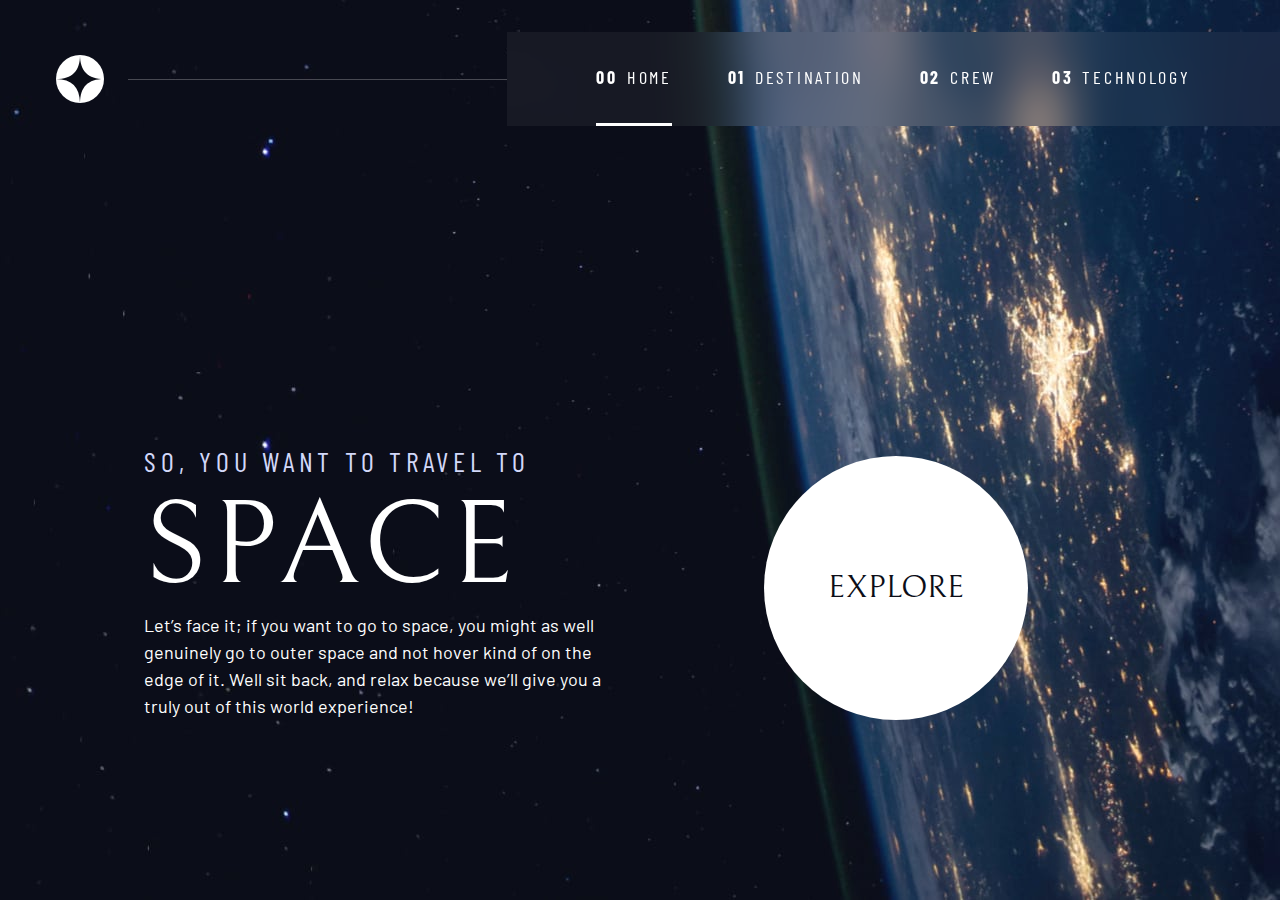
<file: index.html>
<!DOCTYPE html>
<html lang="en">
  <head>
    <meta charset="UTF-8" />
    <meta name="viewport" content="width=device-width, initial-scale=1.0" />

    <link
      rel="icon"
      type="image/png"
      sizes="32x32"
      href="./assets/favicon-32x32.png"
    />
    <!-- Google fonts -->
    <link rel="preconnect" href="https://fonts.googleapis.com" />
    <link rel="preconnect" href="https://fonts.gstatic.com" crossorigin />
    <link
      href="https://fonts.googleapis.com/css2?family=Barlow+Condensed:wght@400;700&family=Bellefair&family=Barlow:wght@400;700&display=swap"
      rel="stylesheet"
    />

    <!-- Our custom CSS -->
    <link rel="stylesheet" href="index.css" />
    <title>Frontend Mentor | Space tourism website</title>
    <script src="navigation.js" defer></script>
  </head>
  <body class="home">
    <a class="skip-to-content" href="#main">Skip to content</a>
    <header class="primary-header flex">
      <div>
        <img
          src="./assets/shared/logo.svg"
          alt="space tourism logo"
          class="logo"
        />
      </div>
      <button class="mobile-nav-toggle" aria-controls="primary-navigation">
        <span class="sr-only" aria-expanded="false">Menu</span>
      </button>
      <nav>
        <ul
          id="primary-navigation"
          data-visible="false"
          class="primary-navigation underline-indicators flex"
        >
          <li class="active">
            <a
              class="ff-sans-cond uppercase text-white letter-spacing-2"
              href="index.html"
              ><span aria-hidden="true">00</span>Home</a
            >
          </li>
          <li>
            <a
              class="ff-sans-cond uppercase text-white letter-spacing-2"
              href="destination-page.html"
              ><span aria-hidden="true">01</span>Destination</a
            >
          </li>
          <li>
            <a
              class="ff-sans-cond uppercase text-white letter-spacing-2"
              href="crew-page.html"
              ><span aria-hidden="true">02</span>Crew</a
            >
          </li>
          <li>
            <a
              class="ff-sans-cond uppercase text-white letter-spacing-2"
              href="technology.html"
              ><span aria-hidden="true">03</span>Technology</a
            >
          </li>
        </ul>
      </nav>
    </header>

    <main id="main" class="grid-container grid-container--home">
      <div>
        <h1 class="text-accent fs-500 ff-sans-cond uppercase letter-spacing-1">
          So, you want to travel to
          <span class="d-block fs-900 ff-serif text-white">Space</span>
        </h1>

        <p>
          Let’s face it; if you want to go to space, you might as well genuinely
          go to outer space and not hover kind of on the edge of it. Well sit
          back, and relax because we’ll give you a truly out of this world
          experience!
        </p>
      </div>
      <div>
        <a
          href="destination-page.html"
          class="large-button uppercase ff-serif text-dark bg-white"
          >Explore</a
        >
      </div>
    </main>
  </body>
</html>
</file>
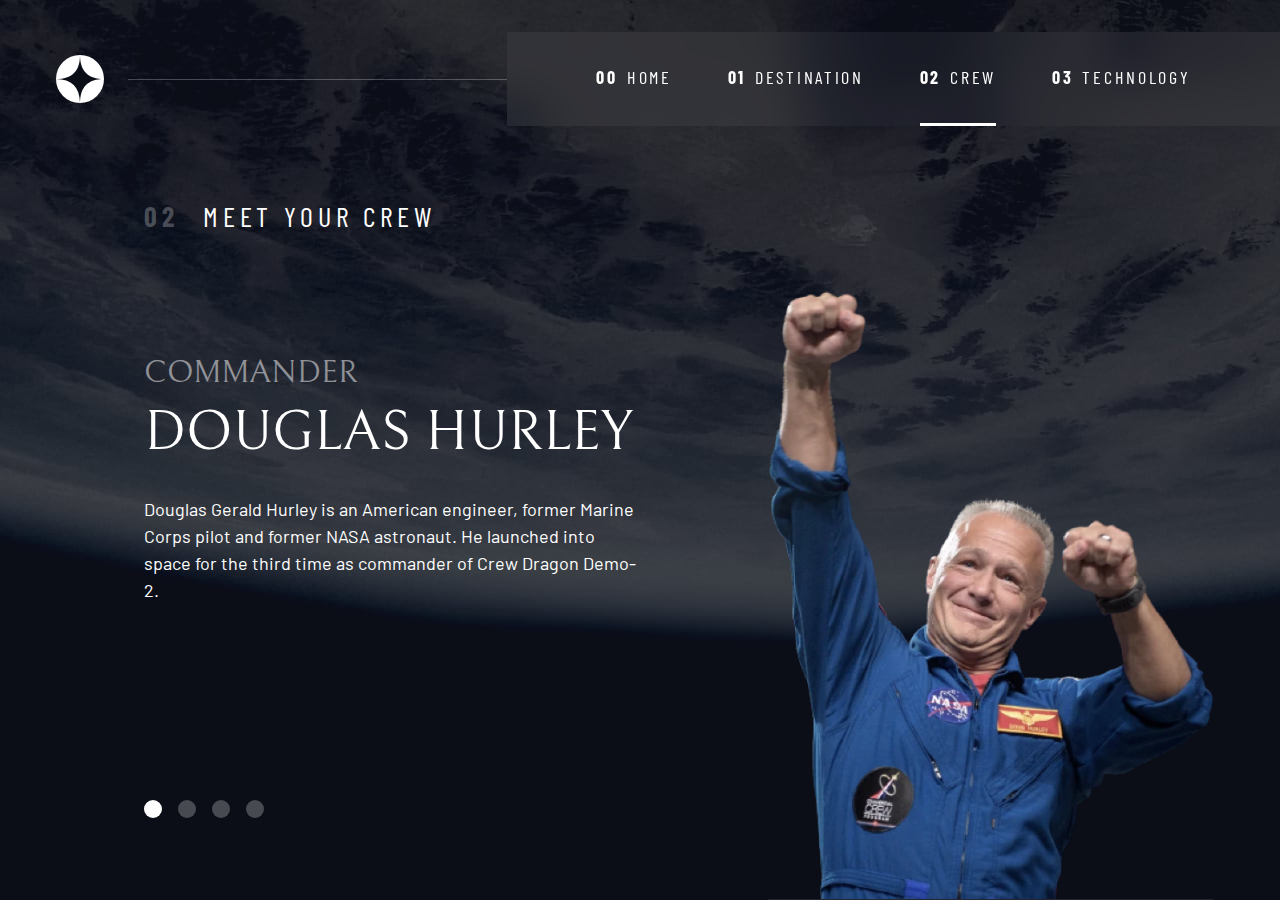
<file: crew-page.html>
<!DOCTYPE html>
<html lang="en">
  <head>
    <meta charset="UTF-8" />
    <meta name="viewport" content="width=device-width, initial-scale=1.0" />

    <link
      rel="icon"
      type="image/png"
      sizes="32x32"
      href="./assets/favicon-32x32.png"
    />
    <!-- Google fonts -->
    <link rel="preconnect" href="https://fonts.googleapis.com" />
    <link rel="preconnect" href="https://fonts.gstatic.com" crossorigin />
    <link
      href="https://fonts.googleapis.com/css2?family=Barlow+Condensed:wght@400;700&family=Bellefair&family=Barlow:wght@400;700&display=swap"
      rel="stylesheet"
    />

    <!-- Our custom CSS -->
    <link rel="stylesheet" href="index.css" />
    <title>Frontend Mentor | Space tourism website</title>
    <script src="navigation.js" defer></script>
    <script src="tabs.js" defer></script>
  </head>

  <body class="crew">
    <a class="skip-to-content" href="#main">Skip to content</a>
    <header class="primary-header flex">
      <div>
        <img
          src="./assets/shared/logo.svg"
          alt="space tourism logo"
          class="logo"
        />
      </div>
      <button class="mobile-nav-toggle" aria-controls="primary-navigation">
        <span class="sr-only" aria-expanded="false">Menu</span>
      </button>
      <nav>
        <ul
          id="primary-navigation"
          data-visible="false"
          class="primary-navigation underline-indicators flex"
        >
          <li>
            <a
              class="ff-sans-cond uppercase text-white letter-spacing-2"
              href="index.html"
              ><span aria-hidden="true">00</span>Home</a
            >
          </li>
          <li>
            <a
              class="ff-sans-cond uppercase text-white letter-spacing-2"
              href="destination-page.html"
              ><span aria-hidden="true">01</span>Destination</a
            >
          </li>
          <li class="active">
            <a
              class="ff-sans-cond uppercase text-white letter-spacing-2"
              href="crew.html"
              ><span aria-hidden="true">02</span>Crew</a
            >
          </li>
          <li>
            <a
              class="ff-sans-cond uppercase text-white letter-spacing-2"
              href="technology.html"
              ><span aria-hidden="true">03</span>Technology</a
            >
          </li>
        </ul>
      </nav>
    </header>

    <main id="main" class="grid-container grid-container--crew flow">
      <h1 class="numbered-title">
        <span aria-hidden="true">02</span> Meet your crew
      </h1>

      <div
        class="dot-indicators flex"
        role="tablist"
        aria-label="crew member list"
      >
        <button
          aria-selected="true"
          aria-controls="commander-tab"
          role="tab"
          data-image="commander-image"
          tabindex="0"
        >
          <span class="sr-only">The commander</span>
        </button>
        <button
          aria-selected="false"
          aria-controls="mission-tab"
          role="tab"
          data-image="mission-image"
          tabindex="-1"
        >
          <span class="sr-only">The mission specialist</span>
        </button>
        <button
          aria-selected="false"
          aria-controls="pilot-tab"
          role="tab"
          data-image="pilot-image"
          tabindex="-1"
        >
          <span class="sr-only">The pilot</span>
        </button>
        <button
          aria-selected="false"
          aria-controls="crew-tab"
          role="tab"
          data-image="crew-image"
          tabindex="-1"
        >
          <span class="sr-only">The crew engineer</span>
        </button>
      </div>

      <!-- commander -->
      <article
        class="crew-details flow"
        id="commander-tab"
        role="tabpanel"
        tabindex="0"
      >
        <header class="flow flow--space-small">
          <h2 class="fs-600 ff-serif uppercase">Commander</h2>
          <p class="fs-700 uppercase ff-serif">Douglas Hurley</p>
        </header>
        <p>
          Douglas Gerald Hurley is an American engineer, former Marine Corps
          pilot and former NASA astronaut. He launched into space for the third
          time as commander of Crew Dragon Demo-2.
        </p>
      </article>

      <!-- mission specialist -->
      <article
        hidden
        class="crew-details flow"
        id="mission-tab"
        role="tabpanel"
        tabindex="0"
      >
        <header class="flow flow--space-small">
          <h2 class="fs-600 ff-serif uppercase">Mission Specialist</h2>
          <p class="fs-700 uppercase ff-serif">Mark SHuttleworth</p>
        </header>
        <p>
          Mark Richard Shuttleworth is the founder and CEO of Canonical, the
          company behind the Linux-based Ubuntu operating system. Shuttleworth
          became the first South African to travel to space as a space tourist.
        </p>
      </article>

      <!-- pilot -->
      <article
        hidden
        class="crew-details flow"
        id="pilot-tab"
        role="tabpanel"
        tabindex="0"
      >
        <header class="flow flow--space-small">
          <h2 class="fs-600 ff-serif uppercase">Pilot</h2>
          <p class="fs-700 uppercase ff-serif">Victor Glover</p>
        </header>
        <p>
          Pilot on the first operational flight of the SpaceX Crew Dragon to the
          International Space Station. Glover is a commander in the U.S. Navy
          where he pilots an F/A-18.He was a crew member of Expedition 64, and
          served as a station systems flight engineer.
        </p>
      </article>

      <!-- engineer -->
      <article
        hidden
        class="crew-details flow"
        id="crew-tab"
        role="tabpanel"
        tabindex="0"
      >
        <header class="flow flow--space-small">
          <h2 class="fs-600 ff-serif uppercase">Flight Engineer</h2>
          <p class="fs-700 uppercase ff-serif">Anousheh Ansari</p>
        </header>
        <p>
          Anousheh Ansari is an Iranian American engineer and co-founder of
          Prodea Systems. Ansari was the fourth self-funded space tourist, the
          first self-funded woman to fly to the ISS, and the first Iranian in
          space.
        </p>
      </article>

      <picture id="commander-image">
        <source
          srcset="assets/crew/image-douglas-hurley.webp"
          type="image/webp"
        />
        <img src="assets/crew/image-douglas-hurley.png" alt="Douglas Hurley" />
      </picture>
      <picture hidden id="mission-image">
        <source
          srcset="assets/crew/image-mark-shuttleworth.webp"
          type="image/webp"
        />
        <img
          src="assets/crew/image-mark-shuttleworth.png"
          alt="Douglas Hurley"
        />
      </picture>
      <picture hidden id="pilot-image">
        <source
          srcset="assets/crew/image-victor-glover.webp"
          type="image/webp"
        />
        <img src="assets/crew/image-victor-glover.png" alt="Douglas Hurley" />
      </picture>
      <picture hidden id="crew-image">
        <source
          srcset="assets/crew/image-anousheh-ansari.webp"
          type="image/webp"
        />
        <img src="assets/crew/image-anousheh-ansari.png" alt="Douglas Hurley" />
      </picture>
    </main>
  </body>
</html>
</file>
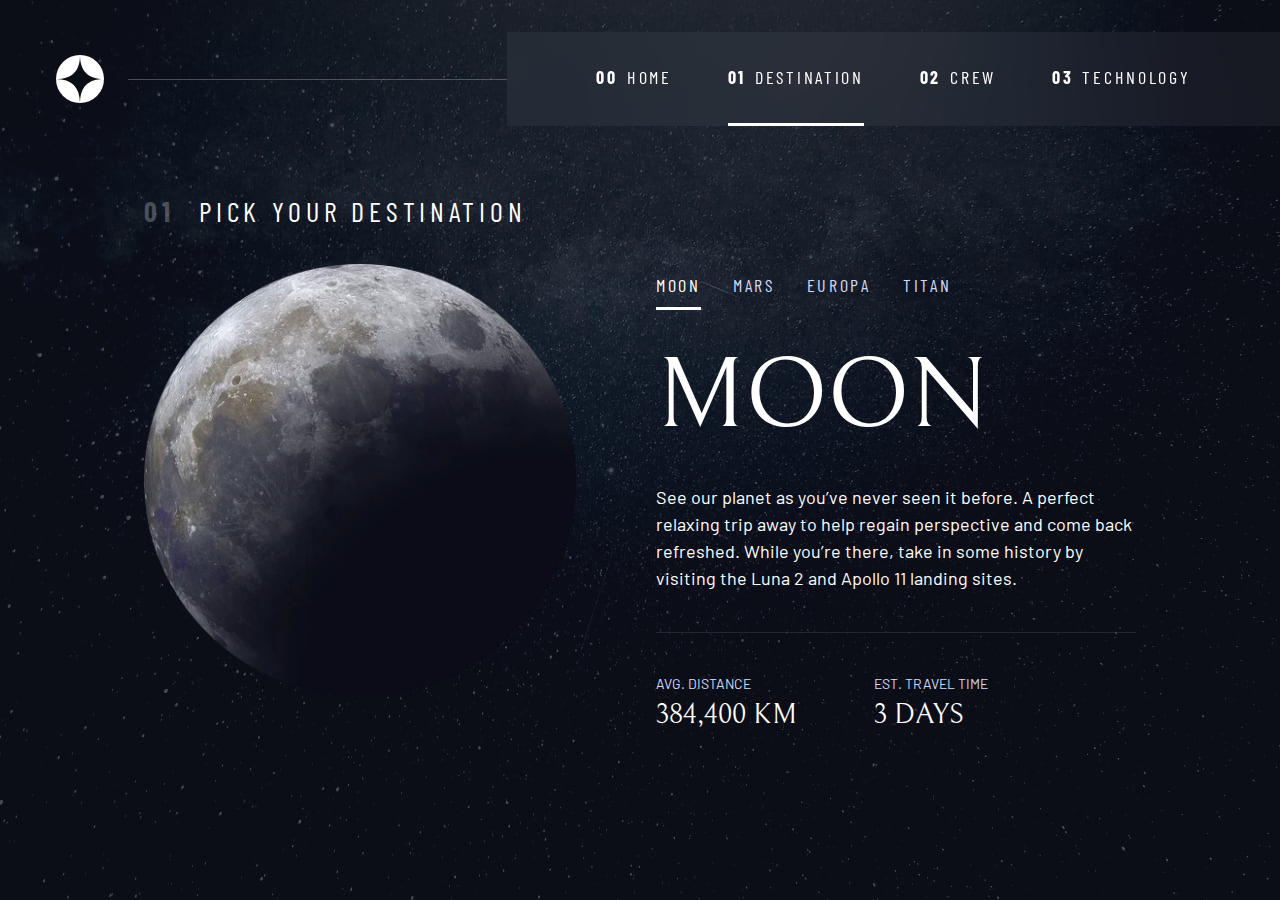
<file: destination-page.html>
<!DOCTYPE html>
<html lang="en">
<head>
  <meta charset="UTF-8">
  <meta name="viewport" content="width=device-width, initial-scale=1.0">

  <link rel="icon" type="image/png" sizes="32x32" href="./assets/favicon-32x32.png">
  <!-- Google fonts -->
  <link rel="preconnect" href="https://fonts.googleapis.com">
  <link rel="preconnect" href="https://fonts.gstatic.com" crossorigin>
  <link href="https://fonts.googleapis.com/css2?family=Barlow+Condensed:wght@400;700&family=Bellefair&family=Barlow:wght@400;700&display=swap"
      rel="stylesheet">
      
  <!-- Our custom CSS -->
  <link rel="stylesheet" href="index.css">
  <title>Frontend Mentor | Space tourism website</title>
  <script src="navigation.js" defer></script>
  <script src="tabs.js" defer></script>
</head>

<body class="destination">
  <a class="skip-to-content" href="#main">Skip to content</a>
  <header class="primary-header flex">
    <div>
      <img src="./assets/shared/logo.svg" alt="space tourism logo" class="logo">
    </div>
    <button class="mobile-nav-toggle" aria-controls="primary-navigation"><span class="sr-only" aria-expanded="false">Menu</span></button>
    <nav>
        <ul id="primary-navigation" data-visible="false" class="primary-navigation underline-indicators flex">
            <li><a class="ff-sans-cond uppercase text-white letter-spacing-2" href="index.html"><span aria-hidden="true">00</span>Home</a>
            <li class="active"><a class="ff-sans-cond uppercase text-white letter-spacing-2" href="destination.html"><span aria-hidden="true">01</span>Destination</a>
            <li><a class="ff-sans-cond uppercase text-white letter-spacing-2" href="crew-page.html"><span aria-hidden="true">02</span>Crew</a>
            <li><a class="ff-sans-cond uppercase text-white letter-spacing-2" href="technology.html"><span aria-hidden="true">03</span>Technology</a>
        </ul>
    </nav>
  </header>
  
  <main id="main" class="grid-container grid-container--destination flow">
    <h1 class="numbered-title"><span aria-hidden="true">01</span> Pick your destination</h1>
    
    <picture id="moon-image">
      <source srcset="assets/destination/image-moon.webp" type="image/webp">
      <img src="assets/destination/image-moon.png" alt="the moon">
    </picture>
    <picture hidden id="mars-image">
      <source srcset="assets/destination/image-mars.webp" type="image/webp">
      <img src="assets/destination/image-mars.png" alt="the planet mars">
    </picture>
    <picture hidden id="europa-image">
      <source srcset="assets/destination/image-europa.webp" type="image/webp">
      <img src="assets/destination/image-europa.png" alt="the planet europa">
    </picture>
    <picture hidden id="titan-image">
      <source srcset="assets/destination/image-titan.webp" type="image/webp">
      <img src="assets/destination/image-titan.png" alt="the moon titan">
    </picture>
    
    
    <div class="tab-list underline-indicators flex" role="tablist" aria-label="destination list">
        <button aria-selected="true" role="tab" aria-controls="moon-tab" class="uppercase ff-sans-cond text-accent letter-spacing-2" tabindex="0" data-image="moon-image">Moon</button>
        <button aria-selected="false" role="tab" aria-controls="mars-tab" class="uppercase ff-sans-cond text-accent letter-spacing-2" tabindex="-1" data-image="mars-image">Mars</button>
        <button aria-selected="false" role="tab" aria-controls="europa-tab" class="uppercase ff-sans-cond text-accent letter-spacing-2" tabindex="-1" data-image="europa-image">Europa</button>
        <button aria-selected="false" role="tab" aria-controls="titan-tab" class="uppercase ff-sans-cond text-accent letter-spacing-2" tabindex="-1" data-image="titan-image">Titan</button>
    </div>

    <!-- The moon -->
    <article class="destination-info flow" id="moon-tab" tabindex="0" role="tabpanel">
      <h2 class="fs-800 uppercase ff-serif">Moon</h2>

      <p>See our planet as you’ve never seen it before. A perfect relaxing trip away to help 
      regain perspective and come back refreshed. While you’re there, take in some history 
      by visiting the Luna 2 and Apollo 11 landing sites.</p>
      
      <div class="destination-meta flex">
        <div>
          <h3 class="text-accent fs-200 uppercase">Avg. distance</h3>
          <p class="ff-serif uppercase">384,400 km</p>
        </div>
        <div>
          <h3 class="text-accent fs-200 uppercase">Est. travel time</h3>
          <p class="ff-serif uppercase">3 days</p>
        </div>
      </div>
    </article>
    
    <!-- Mars -->
    <article hidden class="destination-info flow" id="mars-tab" tabindex="0"  role="tabpanel">
      <h2 class="fs-800 uppercase ff-serif">Mars</h2>

      <p>Don’t forget to pack your hiking boots. You’ll need them to tackle Olympus Mons, 
  the tallest planetary mountain in our solar system. It’s two and a half times 
  the size of Everest!</p>
      
      <div class="destination-meta flex">
        <div>
          <h3 class="text-accent fs-200 uppercase">Avg. distance</h3>
          <p class="ff-serif uppercase">225 mil. km</p>
        </div>
        <div>
          <h3 class="text-accent fs-200 uppercase">Est. travel time</h3>
          <p class="ff-serif uppercase">9 months</p>
        </div>
      </div>
    </article>
    
    <!-- Europa -->
    <article hidden class="destination-info flow" id="europa-tab" tabindex="0"  role="tabpanel">
      <h2 class="fs-800 uppercase ff-serif">Europa</h2>

      <p>The smallest of the four Galilean moons orbiting Jupiter, Europa is a 
  winter lover’s dream. With an icy surface, it’s perfect for a bit of 
  ice skating, curling, hockey, or simple relaxation in your snug 
  wintery cabin.</p>
      <div class="destination-meta flex">
        <div>
          <h3 class="text-accent fs-200 uppercase">Avg. distance</h3>
          <p class="ff-serif uppercase">628 mil. km</p>
        </div>
        <div>
          <h3 class="text-accent fs-200 uppercase">Est. travel time</h3>
          <p class="ff-serif uppercase">3 years</p>
        </div>
      </div>
    </article>
    
    <!-- Titan -->
    <article hidden class="destination-info flow" id="titan-tab" tabindex="0"  role="tabpanel">
      <h2 class="fs-800 uppercase ff-serif">Titan</h2>

      <p>The only moon known to have a dense atmosphere other than Earth, Titan 
  is a home away from home (just a few hundred degrees colder!). As a 
  bonus, you get striking views of the Rings of Saturn.</p>
      
      <div class="destination-meta flex">
        <div>
          <h3 class="text-accent fs-200 uppercase">Avg. distance</h3>
          <p class="ff-serif uppercase">1.6 bil. km</p>
        </div>
        <div>
          <h3 class="text-accent fs-200 uppercase">Est. travel time</h3>
          <p class="ff-serif uppercase">7 years</p>
        </div>
      </div>
    </article>
  </main>
  
<body>


  
</body>
</html>
</file>
<file: index.css>
/* ------------------- */
/* Custom properties   */
/* ------------------- */

:root {
  /* colors */
  --clr-dark: 230 35% 7%;
  --clr-light: 231 77% 90%;
  --clr-white: 0 0% 100%;
  
  /* font-sizes */
  --fs-900: clamp(5rem, 8vw + 1rem, 9.375rem);
  --fs-800: 3.5rem;
  --fs-700: 1.5rem;
  --fs-600: 1rem;
  --fs-500: 1rem;
  --fs-400: 0.9375rem;
  --fs-300: 1rem;
  --fs-200: 0.875rem;
  
  /* font-families */
  --ff-serif: "Bellefair", serif;
  --ff-sans-cond: "Barlow Condensed", sans-serif;
  --ff-sans-normal: "Barlow", sans-serif;
}

@media (min-width: 35em) {
  :root {
      --fs-800: 5rem;
      --fs-700: 2.5rem;
      --fs-600: 1.5rem;
      --fs-500: 1.25rem;
      --fs-400: 1rem;
  }
}

@media (min-width: 45em) {
  :root {
      /* font-sizes */
      --fs-800: 6.25rem;
      --fs-700: 3.5rem;
      --fs-600: 2rem;
      --fs-500: 1.75rem;
      --fs-400: 1.125rem;
  }
}


/* ------------------- */
/* Reset               */
/* ------------------- */

/* https://piccalil.li/blog/a-modern-css-reset/ */

/* Box sizing */
*,
*::before,
*::after {
  box-sizing: border-box;
}

/* Reset margins */
body,
h1,
h2,
h3,
h4,
h5,
p,
figure,
picture {
  margin: 0; 
}

h1,
h2,
h3,
h4,
h5,
h6,
p {
  font-weight: 400;
}

/* set up the body */
body {
  font-family: var(--ff-sans-normal);
  font-size: var(--fs-400);
  color: hsl( var(--clr-white) );
  background-color: hsl( var(--clr-dark) );
  line-height: 1.5;
  min-height: 100vh;
  
  display: grid;
  grid-template-rows: min-content 1fr;
  
  overflow-x: hidden;
}

/* make images easier to work with */
img,
picutre {
  max-width: 100%;
  display: block;
}

/* make form elements easier to work with */
input,
button,
textarea,
select {
  font: inherit;
}

/* remove animations for people who've turned them off */
@media (prefers-reduced-motion: reduce) {  
*,
*::before,
*::after {
  animation-duration: 0.01ms !important;
  animation-iteration-count: 1 !important;
  transition-duration: 0.01ms !important;
  scroll-behavior: auto !important;
}
}


/* ------------------- */
/* Utility classes     */
/* ------------------- */

/* general */

.flex {
  display: flex;
  gap: var(--gap, 1rem);
}

.grid {
  display: grid;
  gap: var(--gap, 1rem);
}

.d-block {
  display: block;
}

.flow > *:where(:not(:first-child)) {
  margin-top: var(--flow-space, 1rem);
}

.flow--space-small {
  --flow-space: .75rem;
}

.container {
  padding-inline: 2em;
  margin-inline: auto;
  max-width: 80rem;
}

.sr-only {
position: absolute; 
width: 1px;
height: 1px;
padding: 0;
margin: -1px; 
overflow: hidden;
clip: rect(0, 0, 0, 0);
white-space: nowrap; /* added line */
border: 0;
}

.skip-to-content {
  position: absolute;
  z-index: 9999;
  background: hsl( var(--clr-white) );
  color: hsl( var(--clr-dark) ); 
  padding: .5em 1em;
  margin-inline: auto;
  transform: translateY(-100%);
  transition: transform 250ms ease-in;
}

.skip-to-content:focus {
  transform: translateY(0);
}

/* colors */

.bg-dark { background-color: hsl( var(--clr-dark) );}
.bg-accent { background-color: hsl( var(--clr-light) );}
.bg-white { background-color: hsl( var(--clr-white) );}

.text-dark { color: hsl( var(--clr-dark) );}
.text-accent { color: hsl( var(--clr-light) );}
.text-white { color: hsl( var(--clr-white) );}

/* typography */

.ff-serif { font-family: var(--ff-serif); } 
.ff-sans-cond { font-family: var(--ff-sans-cond); } 
.ff-sans-normal { font-family: var(--ff-sans-normal); } 

.letter-spacing-1 { letter-spacing: 4.75px; } 
.letter-spacing-2 { letter-spacing: 2.7px; } 
.letter-spacing-3 { letter-spacing: 2.35px; } 

.uppercase { text-transform: uppercase; }

.fs-900 { font-size: var(--fs-900); }
.fs-800 { font-size: var(--fs-800); }
.fs-700 { font-size: var(--fs-700); }
.fs-600 { font-size: var(--fs-600); }
.fs-500 { font-size: var(--fs-500); }
.fs-400 { font-size: var(--fs-400); }
.fs-300 { font-size: var(--fs-300); }
.fs-200 { font-size: var(--fs-200); }

.fs-900,
.fs-800,
.fs-700,
.fs-600 {
  line-height: 1.1;
}

.numbered-title {
  font-family: var(--ff-sans-cond);
  font-size: var(--fs-500);
  text-transform: uppercase;
  letter-spacing: 4.72px; 
}

.numbered-title span {
  margin-right: .5em;
  font-weight: 700;
  color: hsl( var(--clr-white) / .25);
}


/* ------------------- */
/* Compontents         */
/* ------------------- */

.large-button {
  font-size: 2rem;
  position: relative;
  z-index: 1;
  display: inline-grid;
  place-items: center;
  padding: 0 2em;
  border-radius: 50%;
  aspect-ratio: 1;
  text-decoration: none;
}

.large-button::after {
  content: '';
  position: absolute;
  z-index: -1;
  width: 100%;
  height: 100%;
  background: hsl( var(--clr-white) / .1);
  border-radius: 50%;
  opacity: 0;
  transition: opacity 500ms linear, transform 750ms ease-in-out;
}

.large-button:hover::after,
.large-button:focus::after {
  opacity: 1;
  transform: scale(1.5);
}

/* primary-header */

.logo {
  margin: 1.5rem clamp(1.5rem, 5vw, 3.5rem);
}

.primary-header {
  justify-content: space-between;
  align-items: center;
}

.primary-navigation {
  --gap: clamp(1.5rem, 5vw, 3.5rem);
  --underline-gap: 2rem;
  list-style: none;
  padding: 0;
  margin: 0;
  background: hsl( var(--clr-white) / 0.05);
  backdrop-filter: blur(1.5rem);
}

.primary-navigation a {
  text-decoration: none;
}

.primary-navigation a > span {
  font-weight: 700;
  margin-right: .5em;
}

.mobile-nav-toggle {
  display: none;
}

@media (max-width: 35rem) {
  .primary-navigation {
      --underline-gap: .5rem;
      position: fixed;
      z-index: 1000;
      inset: 0 0 0 30%;
      list-style: none;
      padding: min(20rem, 15vh) 2rem;
      margin: 0;
      flex-direction: column;
      transform: translateX(100%);
      transition: transform 500ms ease-in-out;
  }
  
  .primary-navigation[data-visible="true"] {
      transform: translateX(0);
  }
  
  .primary-navigation.underline-indicators > .active {
     border: 0;
  }
  
  .mobile-nav-toggle {
      display: block;
      position: absolute;
      z-index: 2000;
      right: 1rem;
      top: 2rem;
      background: transparent;
      background-image: url(./assets/shared/icon-hamburger.svg);
      background-repeat: no-repeat;
      background-position: center;
      width: 1.5rem;
      aspect-ratio: 1;
      border: 0;
  }
  
  .mobile-nav-toggle[aria-expanded="true"] {
      background-image: url(./assets/shared/icon-close.svg);
  }
  
  .mobile-nav-toggle:focus-visible {
      outline: 5px solid white;
      outline-offset: 5px;
  }
  
}

@media (min-width: 35em) {
  .primary-navigation {
      padding-inline: clamp(3rem, 7vw, 7rem);
  }
}

@media (min-width: 35em) and (max-width: 44.999em) {
  .primary-navigation a > span {
      display: none;
  }
}

@media (min-width: 45em) {
  
   .primary-header::after {
       content: '';
       display: block;
       position: relative;
       height: 1px;
       width: 100%;
       margin-right: -2.5rem;
       background: hsl( var(--clr-white) / .25);
       order: 1;
   }
   
  nav {
      order: 2;
  }
  
  .primary-navigation {
      margin-block: 2rem;
  }
  
 
}


.underline-indicators > * {
  cursor: pointer;
  padding: var(--underline-gap, .5rem) 0;
  border: 0;
  border-bottom: .2rem solid hsl( var(--clr-white) / 0 );
  background-color: transparent;
}

.underline-indicators > *:hover,
.underline-indicators > *:focus {
  border-color: hsl( var(--clr-white) / .5);
}

.underline-indicators > .active,
.underline-indicators > [aria-selected="true"] {
  color: hsl( var(--clr-white) / 1);
  border-color: hsl( var(--clr-white) / 1); 
}

.tab-list {
  --gap: 2rem;
}

.dot-indicators > * {
  cursor: pointer;
  border: 0;
  border-radius: 50%;
  padding: .5em;
  background-color: hsl( var(--clr-white) / .25);
}

.dot-indicators > *:hover,
.dot-indicators > *:focus { 
  background-color: hsl( var(--clr-white) / .5);
}

.dot-indicators > [aria-selected="true"] {
  background-color: hsl( var(--clr-white) / 1); 
}


/* ----------------------------- */
/* Page specific background      */
/* ----------------------------- */
body {
  background-size: cover;
  background-position: bottom center;
}
/* home */
.home {
  background-image: url(./assets/home/background-home-mobile.jpg);
}

@media (min-width: 35rem) {
  .home {
      background-position: center center;
      background-image: url(./assets/home/background-home-tablet.jpg);
  }
}

@media (min-width: 45rem) {
  .home {
      background-image: url(./assets/home/background-home-desktop.jpg);
  }
} 

/* destination */
.destination {
  background-image: url(./assets/destination/background-destination-mobile.jpg);
}

@media (min-width: 35rem) {
  .destination {
      background-position: center center;
      background-image: url(./assets/destination/background-destination-tablet.jpg);
  }
}

@media (min-width: 45rem) {
  .destination {
      background-image: url(./assets/destination/background-destination-desktop.jpg);
  }
} 

/* crew */
.crew {
  background-image: url(./assets/home/background-crew-mobile.jpg);
}

@media (min-width: 35rem) {
  .crew {
      background-position: center center;
      background-image: url(./assets/crew/background-crew-tablet.jpg);
  }
}

@media (min-width: 45rem) {
  .crew {
      background-image: url(./assets/crew/background-crew-desktop.jpg);
  }
} 

/* ----------------------------- */
/* Layout                        */
/* ----------------------------- */


.grid-container {
  text-align: center;
  display: grid;
  place-items: center;
  padding-inline: 1rem;
  padding-bottom: 4rem;
}

.grid-container p:not([class]) {
  max-width: 50ch;
}

.numbered-title {
  grid-area: title;
}

/* destination layout */

.grid-container--destination {
  --flow-space: 2rem;
  grid-template-areas: 
      'title'
      'image'
      'tabs'
      'content';
}

.grid-container--destination > picture {
  grid-area: image;
  max-width: 60%;
  align-self: start;
}

.grid-container--destination > .tab-list {
  grid-area: tabs;
}

.grid-container--destination > .destination-info {
  grid-area: content;
}

.destination-meta {
  flex-direction: column;
  border-top: 1px solid hsl( var(--clr-white) / .1);
  padding-top: 2.5rem;
  margin-top: 2.5rem;
}

.destination-meta p {
  font-size: 1.75rem;
}

/* crew layout */

.grid-container--crew {
  --flow-space: 2rem;
  grid-template-areas: 
      'title'
      'image'
      'tabs'
      'content';
}

.grid-container--crew > picture {
  grid-area: image;
  max-width: 60%;
  border-bottom: 1px solid hsl( var(--clr-white) / .1);
}

.grid-container--crew > .dot-indicators {
  grid-area: tabs;
}

.grid-container--crew > .crew-details {
  grid-area: content;
}

.crew-details h2 {
  color: hsl( var(--clr-white) / .5);
}

@media (min-width: 35em) {
  .numbered-title {
      justify-self: start;
      margin-top: 2rem;
  }
  
  .destination-meta {
      flex-direction: row;
      justify-content: space-evenly;
  }
  
  .grid-container--crew {
      padding-bottom: 0;
      grid-template-areas: 
          'title'
          'content'
          'tabs'
          'image';
  }
  
  
}

@media (min-width: 45em) {
  .grid-container {
      text-align: left;
      column-gap: var(--container-gap, 2rem);
      grid-template-columns: minmax(1rem, 1fr) repeat(2, minmax(0, 30rem)) minmax(1rem, 1fr);
  }
  
  .grid-container--home {
      padding-bottom: max(6rem, 20vh);
      align-items: end;
  }
  
  .grid-container--home > *:first-child {
      grid-column: 2;
  }

  .grid-container--home > *:last-child {
      grid-column: 3;
  }
  
  .grid-container--destination {
      justify-items: start;
      align-content: start;
      grid-template-areas: 
          '. title title .'
          '. image tabs .'
          '. image content .';
  }
  
  .grid-container--destination > picture {
      max-width: 90%;
  }
   
  .destination-meta {
      --gap: min(6vw, 6rem);
      justify-content: start;
  }
  
  .grid-container--crew {
      grid-template-columns: minmax(1rem, 1fr) minmax(0, 37rem) minmax(0, 23rem) minmax(1rem, 1fr);
      justify-items: start;
      grid-template-areas: 
          '. title title .'
          '. content image .'
          '. tabs image .';
  }
  
  .grid-container--crew > picture {
      grid-column: span 2;
      align-self: end;
      max-width: 90%;
  }

}
</file>
